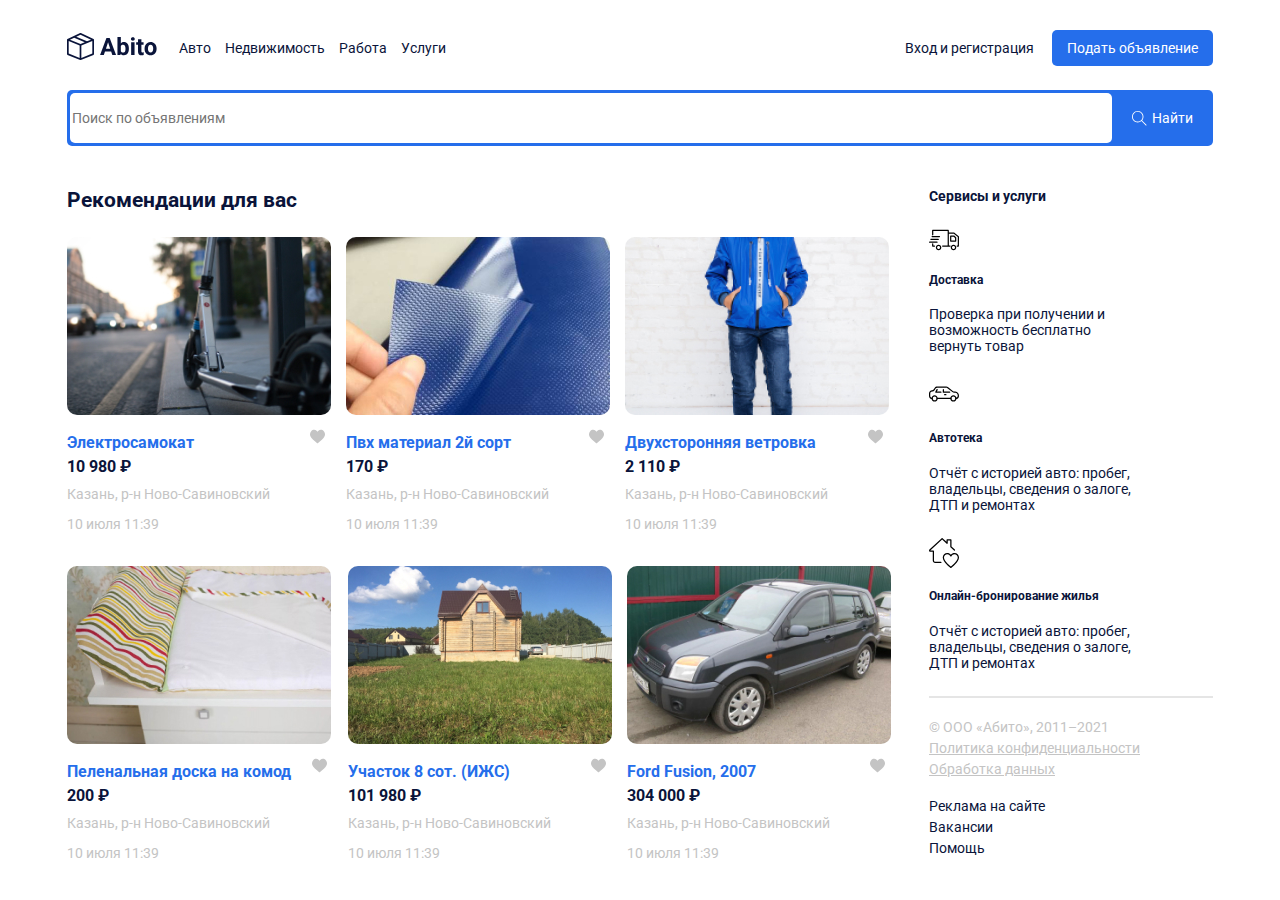
<file: index.html>
<!DOCTYPE html>
<html lang="en">
<head>
	<meta charset="UTF-8">
	<meta name="viewport" content="width=device-width, initial-scale=1.0">
	<title></title>
	<link rel="preconnect" href="https://fonts.googleapis.com">
	<link rel="preconnect" href="https://fonts.gstatic.com" crossorigin>
	<link href="https://fonts.googleapis.com/css2?family=Roboto:ital,wght@0,700;1,400&display=swap" rel="stylesheet">
	<link rel="stylesheet" href="css/normalize.css">
	<link rel="stylesheet" href="css/style.css">
</head>
<body>

	<header class="header container">
		<div class="navbar">
			<a href="index.html" class="logo">
				<img src="img/logo.svg" alt="logo" class="logo-image">
			</a>
			<div class="navbar-panel">
				<button class="close-menu">
					<svg width="22" height="22" viewBox="0 0 22 22" fill="none" xmlns="http://www.w3.org/2000/svg">
					<path d="M1 1L21 21M1 21L21 1" stroke="black"/>
					</svg>
				</button>
				<!-- /.close-menu -->

			<nav class="navbar-menu">
				<ul class="menu">
					<li class="menu-item">
					<a href="#" class="menu-link">Авто</a>
					<!-- /.menu-link -->
				</li>
					<!-- /.menu-item -->
					<li class="menu-item">
					<a href="#" class="menu-link">Недвижимость</a>
					<!-- /.menu-link -->
				</li>
					<!-- /.menu-item -->
					<li class="menu-item">
					<a href="#" class="menu-link">Работа</a>
					<!-- /.menu-link -->
				</li>
					<!-- /.menu-item -->
					<li class="menu-item">
						<a href="#" class="menu-link">Услуги</a>
					<!-- /.menu-link -->
				</li>
					<!-- /.menu-item -->
				</ul>
				<!-- /.menu -->
			</nav>
			<!-- /.navbar-menu -->
			<div class="button-group">
				<a href="" class="button button-link">Вход и регистрация</a>
				<!-- /.button -->
				<a href="" class="button button-primary">Подать объявление</a>
				<!-- /.button -->
			</div>
			<!-- /.button-group -->
			</div>
			<!-- /.navbar-panel -->

								<button class="menu-button">
						<svg width="30" height="30" viewBox="0 0 30 30" fill="none" xmlns="http://www.w3.org/2000/svg">

							<path d="M0.937476 9.37501H29.0624C29.58 9.37501 29.9999 8.95498 29.9999 8.43754C29.9999 7.92002 29.5799 7.50006 29.0624 7.50006H0.937476C0.419955 7.50006 0 7.92009 0 8.43754C0 8.95498 0.420033 9.37501 0.937476 9.37501Z" fill="black"/>

							<path d="M29.0624 14.0626H0.937476C0.419955 14.0626 0 14.4826 0 15C0 15.5175 0.420033 15.9375 0.937476 15.9375H29.0624C29.58 15.9375 29.9999 15.5175 29.9999 15C29.9999 14.4826 29.58 14.0626 29.0624 14.0626Z" fill="black"/>
							<path d="M29.0625 20.625H10.3125C9.79495 20.625 9.375 21.0451 9.375 21.5625C9.375 22.08 9.79503 22.5 10.3125 22.5H29.0625C29.58 22.5 29.9999 22.0799 29.9999 21.5625C30 21.045 29.58 20.625 29.0625 20.625Z" fill="black"/>
						
						</svg>

			</button>
			<!-- /.menu-button -->
		</div>
		<!-- /.navbar -->
		<div class="search-panel">
			<input type="search" class="search-input" placeholder="Поиск по объявлениям"/>
			<button class="search-button">
				<svg class="search-icon" width="15" height="15" viewBox="0 0 15 15" fill="none" xmlns="http://www.w3.org/2000/svg">
					<!-- <g clip-path="url(#clip0)"> -->
					<path d="M14.6506 14.0012L10.0862 9.43675C10.9465 8.43352 11.4706 7.13293 11.4706 5.71058C11.4706 2.54822 8.89765 -0.0247192 5.7353 -0.0247192C4.20353 -0.0247192 2.76265 0.571751 1.67824 1.6544C0.595589 2.73793 -0.000881376 4.17881 9.77541e-07 5.71058C9.77541e-07 8.87293 2.57294 11.4459 5.7353 11.4459C7.15765 11.4459 8.45912 10.9218 9.46235 10.0615L14.0268 14.6259L14.6506 14.0012ZM5.7353 10.5635C3.06 10.5635 0.882354 8.38675 0.882354 5.71058C0.881472 4.41352 1.38618 3.19499 2.30294 2.2791C3.21882 1.36234 4.43824 0.857634 5.7353 0.857634C8.41059 0.857634 10.5882 3.0344 10.5882 5.71058C10.5882 8.38587 8.41059 10.5635 5.7353 10.5635Z" fill="white"/>
					<!-- </g> -->
				<!-- 	<defs>
					<clipPath id="clip0">
					<rect width="15" height="15" fill="white"/>
					</clipPath>
					</defs> -->
				</svg>

				<span class="search-button-text">Найти</span>
				<!-- /.search-button-text -->
			</button>
			<!-- /.search-button -->
		</div>
		<!-- /.search-panel -->

	</header>
	<!-- /.header -->
	<div class="page-content container">
		<main class="main">
			<h2 class="page-title">Рекомендации для вас</h2>
			<!-- /.page-title -->
			<div class="cards">
				<div class="card">
					<a href="single.html" class="card-link">
						<img src="img/card-image1.jpg" alt="photo" class="card-image"/></a>
					<!-- /.card-link -->
					<div class="card-header">
						<a href="single.html" class="card-link"><h3 class="card-title">Электросамокат</h3></a>
						<!-- /.card-title -->
						<button class="like">
							<img src="img/like.svg" alt="">
						</button>
						<!-- /.like -->
					</div>
					<!-- /.card-header -->
					<strong class="card-price">10 980 ₽</strong>
					<!-- /.card-price -->
					<p class="card-text">Казань, р-н Ново-Савиновский</p>
					<!-- /.card-text -->
					<p class="card-text">10 июля 11:39</p>
					<!-- /.card-text -->
				</div>
				<!-- /.card -->
				<div class="card">
					<a href="single.html" class="card-link">
						<img src="img/card-image2.jpg" alt="photo" class="card-image"/></a>
					<!-- /.card-link -->
					<div class="card-header">
						<a href="single.html" class="card-link"><h3 class="card-title">Пвх материал 2й сорт</h3></a>
						<!-- /.card-title -->
						<button class="like">
							<img src="img/like.svg" alt="">
						</button>
						<!-- /.like -->
					</div>
					<!-- /.card-header -->
					<strong class="card-price">170 ₽</strong>
					<!-- /.card-price -->
					<p class="card-text">Казань, р-н Ново-Савиновский</p>
					<!-- /.card-text -->
					<p class="card-text">10 июля 11:39</p>
					<!-- /.card-text -->
				</div>
				<div class="card">
					<a href="single.html" class="card-link">
						<img src="img/card-image3.jpg" alt="photo" class="card-image"/></a>
					<!-- /.card-link -->
					<div class="card-header">
						<a href="single.html" class="card-link"><h3 class="card-title">Двухсторонняя ветровка</h3></a>
						<!-- /.card-title -->
						<button class="like">
							<img src="img/like.svg" alt="">
						</button>
						<!-- /.like -->
					</div>
					<!-- /.card-header -->
					<strong class="card-price">2 110 ₽</strong>
					<!-- /.card-price -->
					<p class="card-text">Казань, р-н Ново-Савиновский</p>
					<!-- /.card-text -->
					<p class="card-text">10 июля 11:39</p>
					<!-- /.card-text -->
				</div>
				<div class="card">
					<a href="single.html" class="card-link">
						<img src="img/card-image4.jpg" alt="photo" class="card-image"/></a>
					<!-- /.card-link -->
					<div class="card-header">
						<a href="single.html" class="card-link"><h3 class="card-title">Пеленальная доска на комод</h3></a>
						<!-- /.card-title -->
						<button class="like">
							<img src="img/like.svg" alt="">
						</button>
						<!-- /.like -->
					</div>
					<!-- /.card-header -->
					<strong class="card-price">200 ₽</strong>
					<!-- /.card-price -->
					<p class="card-text">Казань, р-н Ново-Савиновский</p>
					<!-- /.card-text -->
					<p class="card-text">10 июля 11:39</p>
					<!-- /.card-text -->
				</div>
				<div class="card">
					<a href="single.html" class="card-link">
						<img src="img/card-image5.jpg" alt="photo" class="card-image"/></a>
					<!-- /.card-link -->
					<div class="card-header">
						<a href="single.html" class="card-link"><h3 class="card-title">Участок 8 сот. (ИЖС)</h3></a>
						<!-- /.card-title -->
						<button class="like">
							<img src="img/like.svg" alt="">
						</button>
						<!-- /.like -->
					</div>
					<!-- /.card-header -->
					<strong class="card-price">101 980 ₽</strong>
					<!-- /.card-price -->
					<p class="card-text">Казань, р-н Ново-Савиновский</p>
					<!-- /.card-text -->
					<p class="card-text">10 июля 11:39</p>
					<!-- /.card-text -->
				</div>
				<div class="card">
					<a href="single.html" class="card-link">
						<img src="img/card-image6.jpg" alt="photo" class="card-image"/></a>
					<!-- /.card-link -->
					<div class="card-header">
						<a href="single.html" class="card-link"><h3 class="card-title">Ford Fusion, 2007</h3></a>
						<!-- /.card-title -->
						<button class="like">
							<img src="img/like.svg" alt="">
						</button>
						<!-- /.like -->
					</div>
					<!-- /.card-header -->
					<strong class="card-price">304 000 ₽</strong>
					<!-- /.card-price -->
					<p class="card-text">Казань, р-н Ново-Савиновский</p>
					<!-- /.card-text -->
					<p class="card-text">10 июля 11:39</p>
					<!-- /.card-text -->
				</div>
			</div>
			<!-- /.cards -->
		</main>
		<aside class="side-bar">
			<h4 class="page-title">Сервисы и услуги</h4>
			<!-- /.page-title -->
			<div class="service">
				<img src="img/shipping.svg" alt="shipping" class="service-img">
				<h5 class="service-title">Доставка</h5>
				<!-- /.service-title -->
				<p class="service-text">Проверка при получении и возможность бесплатно вернуть товар</p>
				<!-- /.service-text -->
			</div>
			<!-- /.service -->
			<div class="service">
				<img src="img/sedan.svg" alt="shipping" class="service-img">
				<h5 class="service-title">Автотека</h5>
				<!-- /.service-title -->
				<p class="service-text">Отчёт с историей авто: пробег, владельцы, сведения о залоге, ДТП и ремонтах</p>
				<!-- /.service-text -->
			</div>
			<!-- /.service -->
			<div class="service">
				<img src="img/love.svg" alt="shipping" class="service-img">
				<h5 class="service-title">Онлайн-бронирование жилья</h5>
				<!-- /.service-title -->
				<p class="service-text">Отчёт с историей авто: пробег, владельцы, сведения о залоге, ДТП и ремонтах</p>
				<!-- /.service-text -->
			</div>
			<!-- /.service -->
			<hr color="#e5e5e5">
			<footer class="footer">
				<p class="footer-text">© ООО «Абито», 2011–2021</p>
				<!-- /.footer-text -->
				<ul class="footer-menu">
					<li class="footer-menu-item">
						<a href="" class="footer-text">Политика конфиденциальности</a>
						<!-- /.footer-text -->
					</li>
					<!-- /.footer-menu-item -->
					<li class="footer-menu-item">
						<a href="" class="footer-text">Обработка данных</a>
						<!-- /.footer-text -->
					</li>
					<!-- /.footer-menu-item -->

				</ul>
				<!-- /.footer-menu -->
				<ul class="footer-menu">
					<li class="footer-menu-item">
						<a href="" class="footer-link">Реклама на сайте</a>
						<!-- /.footer-text -->
					</li>
					<!-- /.footer-menu-item -->
					<li class="footer-menu-item">
						<a href="" class="footer-link">Вакансии</a>
						<!-- /.footer-text -->
					</li>
					<!-- /.footer-menu-item -->
					<li class="footer-menu-item">
						<a href="" class="footer-link">Помощь</a>
						<!-- /.footer-text -->
					</li>
					<!-- /.footer-menu-item -->

				</ul>
				<!-- /.footer-menu -->
			</footer>
			<!-- /.footer -->
		</aside>
		<!-- /.side-bar -->
		<!-- /.main -->
	</div>
	<!-- /.page-content -->
	<script src="https://unpkg.com/swiper/swiper-bundle.min.js"></script>
	<script src="js/main.js"></script>

</body>
</html>
</file>
<file: css/style.css>
body {
	font-family: 'Roboto', sans-serif;
	font-size: 14px;
	color: #0A143A;
}
.container {
	max-width: 1146px;
	margin: auto;
}
.header {
	padding-top: 30px;
	padding-bottom: 30px;
	margin-bottom: 12px;
}

.navbar {
	display: flex;
	align-items: center;
	justify-content: space-between;
	margin-bottom: 24px;
}
.navbar-panel{
	flex-grow: 1;
	display: flex;
	align-items: center;
}
.navbar-menu {
	margin-right: auto;
}
.menu {
	list-style: none;
	margin: 0;
	padding-left: 22px;
	padding-right: 22px;
	display: flex;
}
.menu-item:not(:last-child) {
	margin-right: 14px;
}
.menu-link {
	text-decoration: none;
	color: inherit;
}
.button {
	text-decoration: none;
	display: inline-block;
	padding: 10px 15px;
	cursor: pointer;
}
.button-link {
	color: inherit;
}
.button-primary{
	background: #256eeb;
	border-radius: 5px;
	color: #fff;
}
.search-panel {
	height: 50px;
	background: #256eeb;
	border-radius: 5px;
	display: flex;
	padding: 3px;
}
.search-input {
	flex-grow: 1;
	background: #fff;
	border-radius: 5px;
	border: none;
}
.search-button {
  background: #256eeb;
  border: none;
  color: #fff;
  padding-left: 20px;
  padding-right: 17px;
  display: flex;
  align-items: center;
}
.search-button-text {
	margin-left: 5px;
}
.page-content {
	display: grid;
	grid-template-columns: 9fr 3fr;
	grid-column-gap: 10px;
}
.card-image {
	border-radius: 10px;
	width: 264px;
	height: 178px;
	object-fit: caver;
}
.cards {
	display: flex;
	flex-wrap: wrap;
	/*justify-content: space-between;*/
}
.card{
	margin-bottom: 20px;
	margin-right: 15px;
}
/*.card:not(:nth-child(3n)){
	margin-right: 20px;
}*/
.card-title {
	font-size: 16px;
	line-height: 19px;
	color: #256eeb;
	margin-top: 15px;
	margin-bottom: 5px;
}
.card-header {
	display: flex;
	justify-content: space-between;
	align-items: center;
}
.like {
	background-color: #fff;
	border:  none;
	cursor: pointer;
	margin-left: 15px;
}
.card-link{
	text-decoration: none;
}
.card-price {
	font-size: 16px;
	line-height: 19px;
	margin-bottom: 10px;
	display: block;
}
.card-text{
	font-size: 14px;
	line-height: 16px;
	color: #c4c4c4;
	margin-top: 0;
}
.sidebar .page-title {
	font-size: 18px;
	line-height: 21px;
}
.service {
	margin-bottom: 25px;
}
sevice-title {
	font-weight: bold;
	font-size: 14px;
	line-height: 16px;
	margin-top: 7px;
	margin-bottom: 5px;
}
.service-text {
	font-size: 14px;
	line-height: 16px;
	max-width: 217px;
}
.footer-text {
	display: inline-block;
	font-size: 14px;
	line-height: 16px;
	color: #c4c4c4;
	margin-bottom: 5px;
}
.footer-menu {
	margin: 0;
	padding: 0;
	list-style: none;
	margin-bottom: 16px;
}

.footer-link {
	color: inherit;
	text-decoration: none;
	display: inline-block;
	margin-bottom: 5px;
}
.main-single {
	display: flex;
	align-items: flex-start;
	
}
.content {
	max-width: 460px;
	margin-right: 30px;
}
.swiper-image{
	width: 100%;
	border-radius: 10px;
}
.swiper-container {
width: 100%;
height: 357px;
margin-left: auto;
margin-right: auto;
}

.swiper-slide {
background-size: cover;
background-position: center;
}

.mySwiper2 {
width: 100%;
border-radius: 10px;
}

.mySwiper {
height: 20%;
box-sizing: border-box;
padding: 10px 0;
}

.mySwiper .swiper-slide {
width: 25%;
height: 100%;
opacity: 0.4;
border-radius: 10px;
}

.mySwiper .swiper-slide-thumb-active {
opacity: 1;
}

.swiper-slide img {
	display: block;
	width: 100%;
	height: 100%;
	object-fit: cover;
	border-top-style: 3px;
}
.content-text{
	font-size: 14px;
	line-height: 140%;
}
.single-price {
	font-size: 24px;
	line-height: 28px;
	margin-top: 0;
	margin-bottom: 25px;
	display: block;
}
.page-title {
	margin-top: 0;
	margin-bottom: 25px;
}
.author {
	min-width:  264px;
}

.author-wrapper {
	display: flex;
	align-items: center;
	justify-content: space-between;
	margin-top: 25px;
	margin-bottom: 30px;
}
.author-avatar {
	width: 50px;
	height: 50px;
	object-fit: cover;
	border-radius: 50%;
}
.athor-name {
	font-weight: bold;
	font-size: 14px;
	line-height: 16px;
	display: block;
	margin-bottom: 4px;
}
.rating {
	margin-bottom: 5px;
}
.rating-counter{
	margin-left: 10px;
	opacity:  0.5;

}
.author-status {
	font-size: 12px;
	line-height: 14px;
}
.button-block {
	display: block;
	width: 100%;
	height: 54px;
	margin-bottom: 14px;
	border:  none;
}
.button-success {
	background-color: #14b4be;
	border-radius: 5px;
	color: #fff;
}
.menu-button {
	background-color: #fff;
	border: none;
	cursor: pointer;
	display: none;
}
.close-menu {
	display: none;
}

@media(max-width: 1200px){
  .container {
		max-width: 960px;
	}
	.page-content {
		grid-column-gap: 5px;
	}

	.main-single {
    display: flex;
    align-items: center;
    flex-direction: column;
}
	.card {
		width: 45%;
	}
	.card-image {
		width: 100%;
		height: 200px;
	}
}
@media(max-width: 992px) {
	.container{
		max-width: 740px;
	}
	.page-content {
		max-width: 90%;
	}

	.card-image{
		height: 150px;
	}
}
@media(max-width: 768px){
	.container {
		max-width: 560px;
	}
	.card {
		width: 100%
	}
	.page-content {
		grid-template-columns: 8fr 4fr;
	}
	
	.menu-button {
		display: block;
	}
	.close-menu {
		display: block;
		position: absolute;
		right: 30px;
		top: 30px;
		cursor: pointer;
		background-color: #fff;
		border: none;
	}
	.navbar-panel {
		position: fixed;
		top: 0;
		right: 0;
		width: 100%;
		height: 100%;
		background-color: #fff;
		z-index: 9;
		flex-direction: column;
		align-items: center;
		justify-content:  center;
		transition:  transform 0.2s opacity 0.2s;
		transform: translateX(100%);
		opacity: 0;
	}
	.navbar-menu {
		margin-left: auto;
		margin-bottom: 20px;
	}
	.is-open {
		transform: translateX(0%);
		opacity:  1;
	}
	.menu{
		flex-direction: column;
		align-items: center;
		justify-content: center;
	}
	.menu-item:not(:last-child){
		margin-right: 0;
		margin-bottom: 10px;
	}
	.button-group {
		display: flex;
		flex-direction: column;
	}
}
@media(max-width: 576px){
	.container {
		max-width: 90%
	}
	.page-content {
		grid-template-columns: 12fr;
	}
	.card-image{
		height: 250px;
	}
	.card {
		margin-right: 0;
	}
	.search-button-text {
		display: none;
	}
}
</file>
